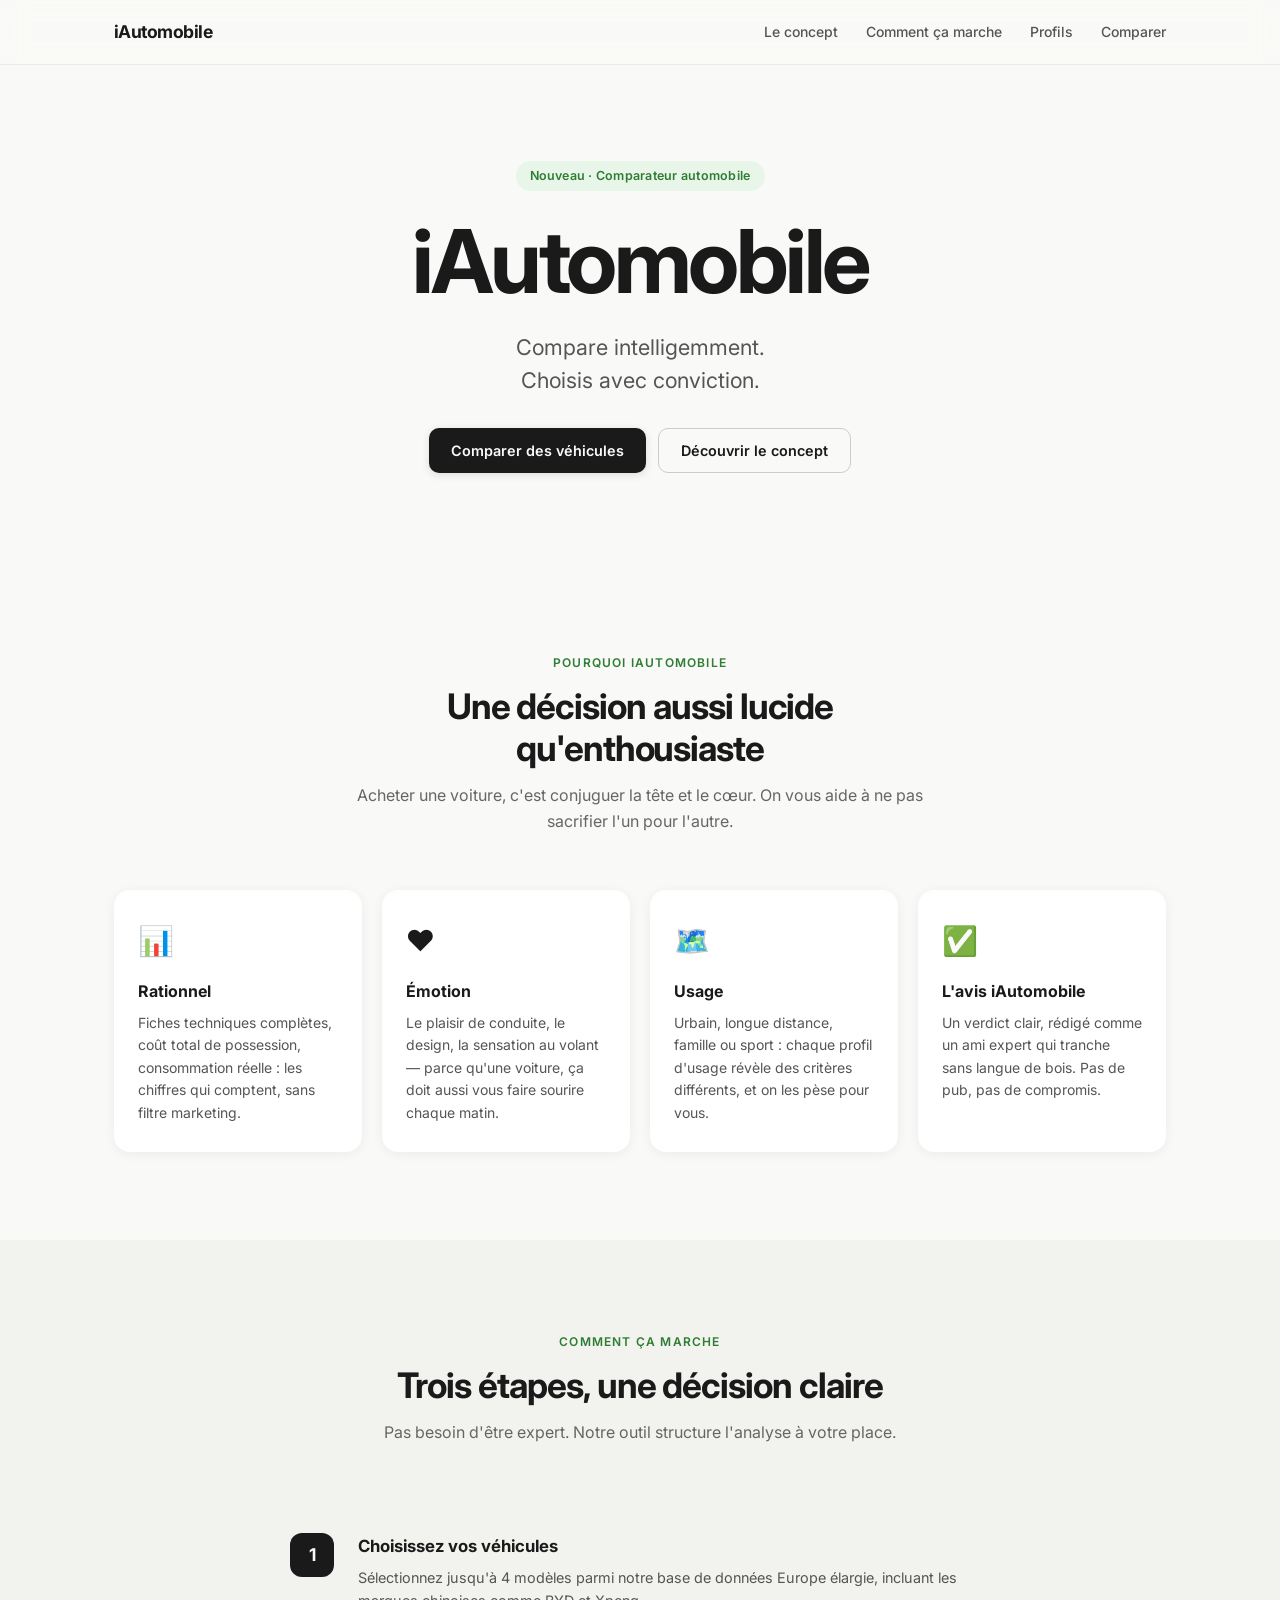
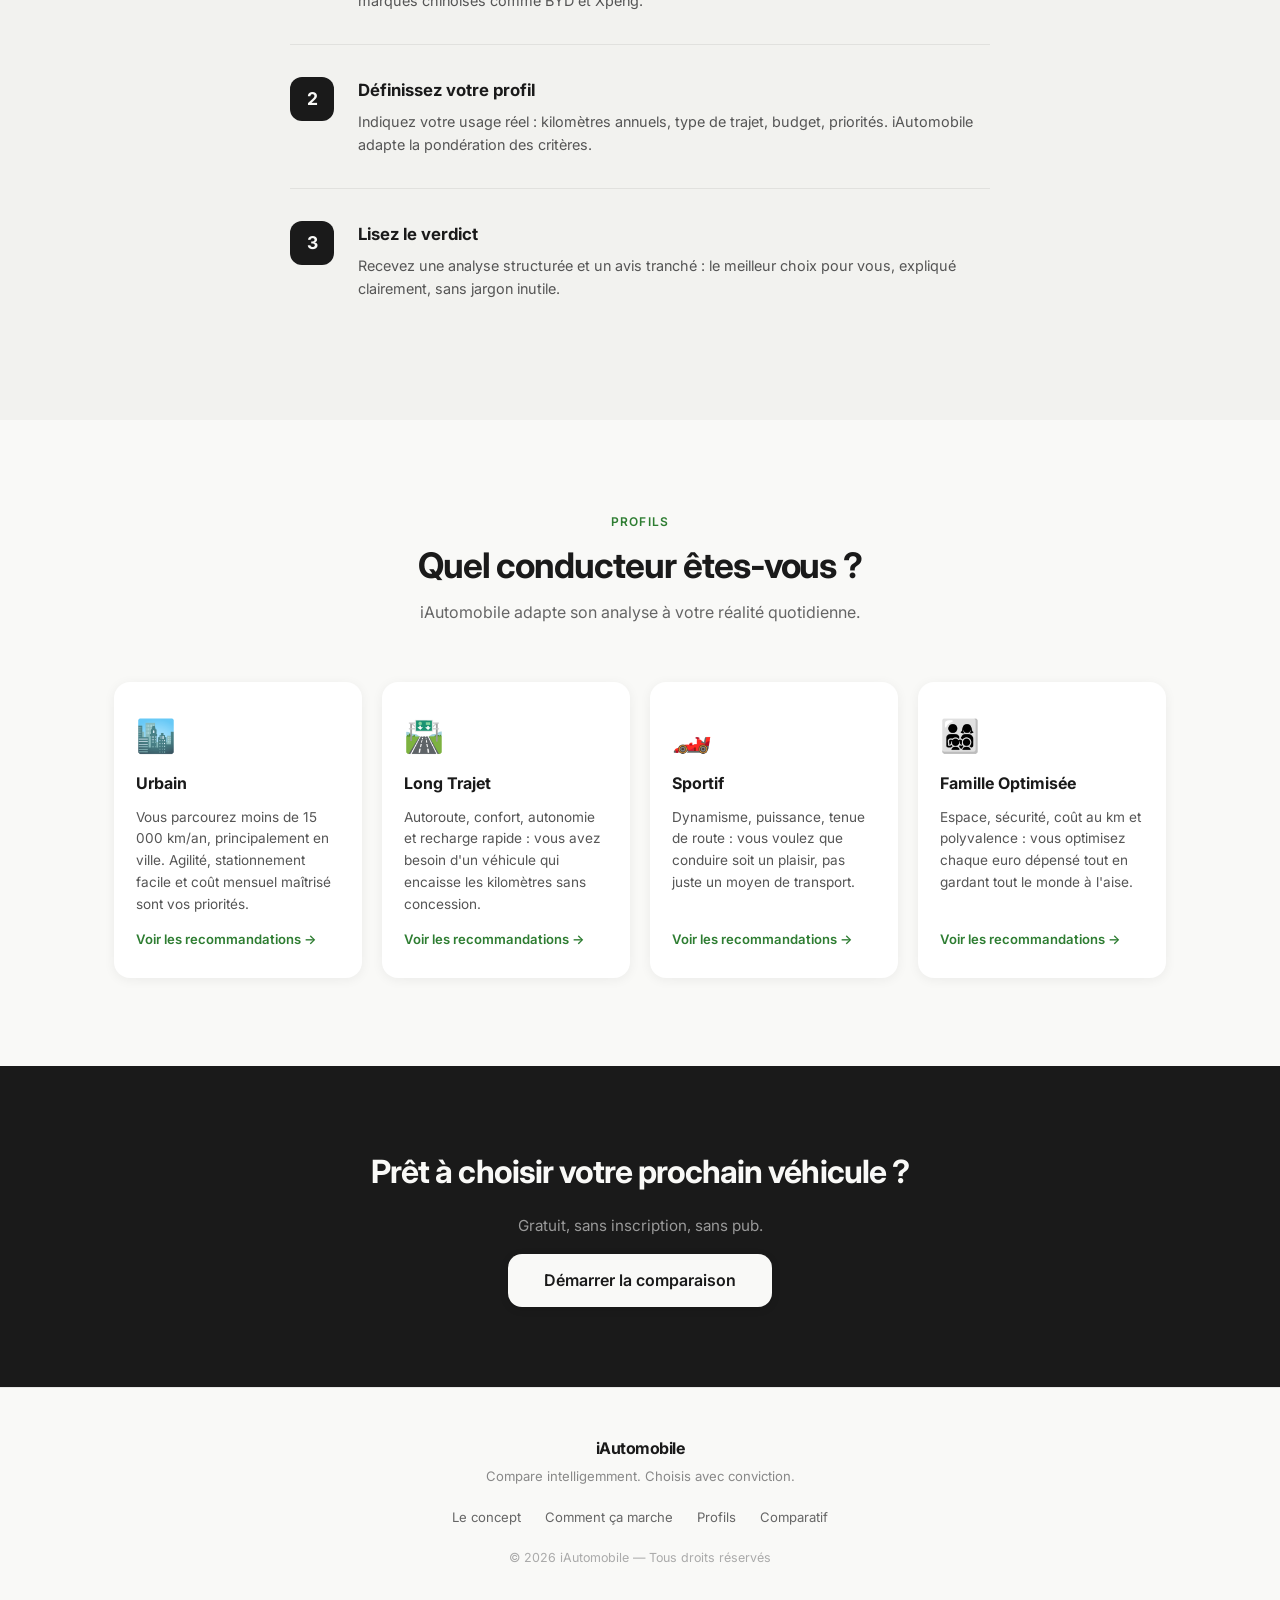
<file: index.html>
<!DOCTYPE html>
<html lang="fr">
<head>
  <meta charset="UTF-8" />
  <meta name="viewport" content="width=device-width, initial-scale=1.0" />
  <title>iAutomobile — Comparez intelligemment</title>
  <link rel="stylesheet" href="style.css" />
  <link rel="preconnect" href="https://fonts.googleapis.com" />
  <link rel="preconnect" href="https://fonts.gstatic.com" crossorigin />
  <link href="https://fonts.googleapis.com/css2?family=Inter:wght@300;400;500;600;700&display=swap" rel="stylesheet" />
</head>
<body>

  <!-- ─── NAV ─── -->
  <header class="nav">
    <div class="container nav__inner">
      <a href="#" class="nav__logo">iAutomobile</a>
      <nav class="nav__links">
        <a href="#concept">Le concept</a>
        <a href="#how">Comment ça marche</a>
        <a href="#profiles">Profils</a>
        <a href="comparatif.html">Comparer</a>
      </nav>
    </div>
  </header>

  <!-- ─── HERO ─── -->
  <section class="hero">
    <div class="container hero__inner">
      <div class="badge">Nouveau · Comparateur automobile</div>
      <h1 class="hero__title">iAutomobile</h1>
      <p class="hero__tagline">Compare intelligemment.<br />Choisis avec conviction.</p>
      <div class="hero__ctas">
        <a href="comparatif.html" class="btn btn--primary">Comparer des véhicules</a>
        <a href="#concept" class="btn btn--ghost">Découvrir le concept</a>
      </div>
    </div>
  </section>

  <!-- ─── SECTION 1 : POURQUOI iAUTOMOBILE ─── -->
  <section class="section" id="concept">
    <div class="container">
      <div class="section__header">
        <span class="section__label">Pourquoi iAutomobile</span>
        <h2 class="section__title">Une décision aussi lucide qu'enthousiaste</h2>
        <p class="section__sub">Acheter une voiture, c'est conjuguer la tête et le cœur. On vous aide à ne pas sacrifier l'un pour l'autre.</p>
      </div>
      <div class="cards cards--4">

        <div class="card">
          <div class="card__icon">📊</div>
          <h3 class="card__title">Rationnel</h3>
          <p class="card__text">Fiches techniques complètes, coût total de possession, consommation réelle : les chiffres qui comptent, sans filtre marketing.</p>
        </div>

        <div class="card">
          <div class="card__icon">❤️</div>
          <h3 class="card__title">Émotion</h3>
          <p class="card__text">Le plaisir de conduite, le design, la sensation au volant — parce qu'une voiture, ça doit aussi vous faire sourire chaque matin.</p>
        </div>

        <div class="card">
          <div class="card__icon">🗺️</div>
          <h3 class="card__title">Usage</h3>
          <p class="card__text">Urbain, longue distance, famille ou sport : chaque profil d'usage révèle des critères différents, et on les pèse pour vous.</p>
        </div>

        <div class="card card--green">
          <div class="card__icon">✅</div>
          <h3 class="card__title">L'avis iAutomobile</h3>
          <p class="card__text">Un verdict clair, rédigé comme un ami expert qui tranche sans langue de bois. Pas de pub, pas de compromis.</p>
        </div>

      </div>
    </div>
  </section>

  <!-- ─── SECTION 2 : COMMENT ÇA MARCHE ─── -->
  <section class="section section--alt" id="how">
    <div class="container">
      <div class="section__header">
        <span class="section__label">Comment ça marche</span>
        <h2 class="section__title">Trois étapes, une décision claire</h2>
        <p class="section__sub">Pas besoin d'être expert. Notre outil structure l'analyse à votre place.</p>
      </div>
      <div class="steps">

        <div class="step">
          <div class="step__number">1</div>
          <div class="step__body">
            <h3 class="step__title">Choisissez vos véhicules</h3>
            <p class="step__text">Sélectionnez jusqu'à 4 modèles parmi notre base de données Europe élargie, incluant les marques chinoises comme BYD et Xpeng.</p>
          </div>
        </div>

        <div class="step">
          <div class="step__number">2</div>
          <div class="step__body">
            <h3 class="step__title">Définissez votre profil</h3>
            <p class="step__text">Indiquez votre usage réel : kilomètres annuels, type de trajet, budget, priorités. iAutomobile adapte la pondération des critères.</p>
          </div>
        </div>

        <div class="step">
          <div class="step__number">3</div>
          <div class="step__body">
            <h3 class="step__title">Lisez le verdict</h3>
            <p class="step__text">Recevez une analyse structurée et un avis tranché : le meilleur choix pour vous, expliqué clairement, sans jargon inutile.</p>
          </div>
        </div>

      </div>
    </div>
  </section>

  <!-- ─── SECTION 3 : PROFILS ─── -->
  <section class="section" id="profiles">
    <div class="container">
      <div class="section__header">
        <span class="section__label">Profils</span>
        <h2 class="section__title">Quel conducteur êtes-vous ?</h2>
        <p class="section__sub">iAutomobile adapte son analyse à votre réalité quotidienne.</p>
      </div>
      <div class="profiles">

        <div class="profile-card">
          <div class="profile-card__emoji">🏙️</div>
          <h3 class="profile-card__title">Urbain</h3>
          <p class="profile-card__text">Vous parcourez moins de 15 000 km/an, principalement en ville. Agilité, stationnement facile et coût mensuel maîtrisé sont vos priorités.</p>
          <a href="comparatif.html" class="profile-card__link">Voir les recommandations →</a>
        </div>

        <div class="profile-card">
          <div class="profile-card__emoji">🛣️</div>
          <h3 class="profile-card__title">Long Trajet</h3>
          <p class="profile-card__text">Autoroute, confort, autonomie et recharge rapide : vous avez besoin d'un véhicule qui encaisse les kilomètres sans concession.</p>
          <a href="comparatif.html" class="profile-card__link">Voir les recommandations →</a>
        </div>

        <div class="profile-card">
          <div class="profile-card__emoji">🏎️</div>
          <h3 class="profile-card__title">Sportif</h3>
          <p class="profile-card__text">Dynamisme, puissance, tenue de route : vous voulez que conduire soit un plaisir, pas juste un moyen de transport.</p>
          <a href="comparatif.html" class="profile-card__link">Voir les recommandations →</a>
        </div>

        <div class="profile-card profile-card--highlight">
          <div class="profile-card__emoji">👨‍👩‍👧‍👦</div>
          <h3 class="profile-card__title">Famille Optimisée</h3>
          <p class="profile-card__text">Espace, sécurité, coût au km et polyvalence : vous optimisez chaque euro dépensé tout en gardant tout le monde à l'aise.</p>
          <a href="comparatif.html" class="profile-card__link">Voir les recommandations →</a>
        </div>

      </div>
    </div>
  </section>

  <!-- ─── CTA BAND ─── -->
  <section class="cta-band">
    <div class="container cta-band__inner">
      <h2 class="cta-band__title">Prêt à choisir votre prochain véhicule ?</h2>
      <p class="cta-band__sub">Gratuit, sans inscription, sans pub.</p>
      <a href="comparatif.html" class="btn btn--primary btn--large">Démarrer la comparaison</a>
    </div>
  </section>

  <!-- ─── FOOTER ─── -->
  <footer class="footer">
    <div class="container footer__inner">
      <div class="footer__brand">
        <span class="footer__logo">iAutomobile</span>
        <p class="footer__tagline">Compare intelligemment. Choisis avec conviction.</p>
      </div>
      <nav class="footer__nav">
        <a href="#concept">Le concept</a>
        <a href="#how">Comment ça marche</a>
        <a href="#profiles">Profils</a>
        <a href="comparatif.html">Comparatif</a>
      </nav>
      <p class="footer__copy">© 2026 iAutomobile — Tous droits réservés</p>
    </div>
  </footer>

</body>
</html>
</file>
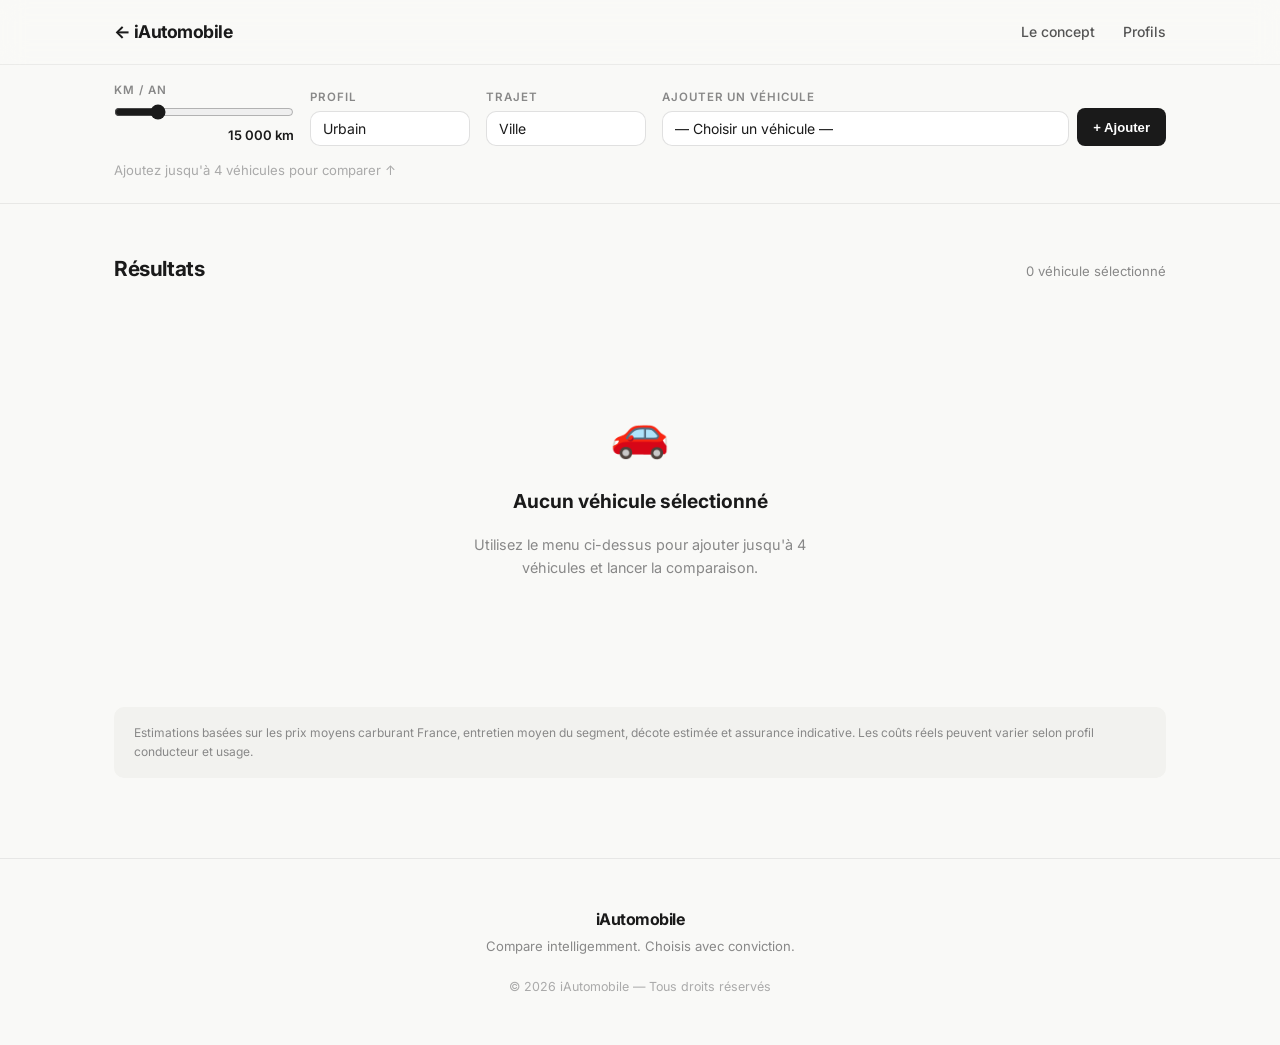
<file: comparatif.html>
<!DOCTYPE html>
<html lang="fr">
<head>
  <meta charset="UTF-8" />
  <meta name="viewport" content="width=device-width, initial-scale=1.0" />
  <title>Comparateur — iAutomobile</title>
  <link rel="stylesheet" href="style.css" />
  <link rel="preconnect" href="https://fonts.googleapis.com" />
  <link rel="preconnect" href="https://fonts.gstatic.com" crossorigin />
  <link href="https://fonts.googleapis.com/css2?family=Inter:wght@300;400;500;600;700&display=swap" rel="stylesheet" />
  <style>
    .filters-bar {
      position: sticky;
      top: 64px;
      z-index: 90;
      background: rgba(249,249,247,0.92);
      backdrop-filter: blur(12px);
      -webkit-backdrop-filter: blur(12px);
      border-bottom: 1px solid rgba(0,0,0,0.07);
      padding: 16px 0;
    }
    .filters-bar__inner {
      display: flex;
      flex-wrap: wrap;
      gap: 16px;
      align-items: flex-end;
    }
    .filter-group {
      display: flex;
      flex-direction: column;
      gap: 5px;
      min-width: 160px;
    }
    .filter-group label {
      font-size: 0.72rem;
      font-weight: 600;
      text-transform: uppercase;
      letter-spacing: 0.08em;
      color: #888;
    }
    .filter-group select {
      border: 1.5px solid rgba(0,0,0,0.12);
      border-radius: 10px;
      background: #fff;
      padding: 8px 12px;
      font-family: inherit;
      font-size: 0.875rem;
      color: #1A1A1A;
      outline: none;
      transition: border-color 0.2s;
      cursor: pointer;
      appearance: none;
      -webkit-appearance: none;
    }
    .filter-group select:focus { border-color: #2E7D32; }
    input[type="range"] {
      width: 100%;
      accent-color: #1A1A1A;
      cursor: pointer;
    }
    .slider-value {
      font-size: 0.82rem;
      font-weight: 600;
      color: #1A1A1A;
      text-align: right;
    }
    .filter-vehicle {
      display: flex;
      gap: 8px;
      align-items: flex-end;
      flex: 1;
      min-width: 260px;
    }
    .filter-vehicle select {
      flex: 1;
      border: 1.5px solid rgba(0,0,0,0.12);
      border-radius: 10px;
      background: #fff;
      padding: 8px 12px;
      font-family: inherit;
      font-size: 0.875rem;
      color: #1A1A1A;
      outline: none;
      appearance: none;
      -webkit-appearance: none;
    }
    .chips {
      display: flex;
      flex-wrap: wrap;
      gap: 8px;
      padding: 8px 0 0;
      width: 100%;
    }
    .chip {
      display: inline-flex;
      align-items: center;
      gap: 6px;
      background: #1A1A1A;
      color: #F9F9F7;
      border-radius: 999px;
      padding: 5px 12px;
      font-size: 0.78rem;
      font-weight: 600;
    }
    .chip__remove {
      cursor: pointer;
      opacity: 0.6;
      font-size: 0.9rem;
      line-height: 1;
      transition: opacity 0.2s;
    }
    .chip__remove:hover { opacity: 1; }
    .chips-empty {
      font-size: 0.82rem;
      color: #aaa;
      padding: 6px 0;
    }
    .comparator-main { padding: 48px 0 80px; }
    .results-header {
      display: flex;
      align-items: baseline;
      justify-content: space-between;
      margin-bottom: 28px;
      flex-wrap: wrap;
      gap: 8px;
    }
    .results-header h2 {
      font-size: 1.3rem;
      font-weight: 700;
      letter-spacing: -0.02em;
    }
    .results-count { font-size: 0.82rem; color: #888; }
    .vehicle-cards {
      display: grid;
      grid-template-columns: repeat(2, 1fr);
      gap: 20px;
      margin-bottom: 48px;
    }
    .vehicle-card {
      background: #fff;
      border-radius: 16px;
      box-shadow: 0 2px 12px rgba(0,0,0,0.06);
      overflow: hidden;
      transition: transform 0.2s ease, box-shadow 0.2s ease;
    }
    .vehicle-card:hover {
      transform: translateY(-3px);
      box-shadow: 0 8px 28px rgba(0,0,0,0.10);
    }
    .vc-header {
      padding: 20px 22px 16px;
      border-bottom: 1px solid rgba(0,0,0,0.06);
      display: flex;
      align-items: flex-start;
      justify-content: space-between;
      gap: 10px;
    }
    .vc-header__title { font-size: 1rem; font-weight: 700; color: #1A1A1A; letter-spacing: -0.01em; }
    .vc-header__motor { font-size: 0.78rem; color: #888; margin-top: 2px; font-weight: 500; }
    .vc-badge {
      flex-shrink: 0;
      font-size: 0.7rem;
      font-weight: 700;
      padding: 4px 10px;
      border-radius: 999px;
      white-space: nowrap;
    }
    .vc-badge--cheap { background: #F0F0EE; color: #1A1A1A; }
    .vc-badge--best  { background: #E3F2FD; color: #1565C0; }
    .vc-badge--fun   { background: #FFF3E0; color: #E65100; }
    .vc-body { padding: 18px 22px; }
    .vc-cost { margin-bottom: 18px; }
    .vc-cost__label { font-size: 0.7rem; font-weight: 700; text-transform: uppercase; letter-spacing: 0.08em; color: #aaa; margin-bottom: 6px; }
    .vc-cost__total { font-size: 1.5rem; font-weight: 700; color: #1A1A1A; letter-spacing: -0.03em; }
    .vc-cost__per100 { font-size: 0.82rem; color: #888; margin-top: 2px; }
    .vc-cost__breakdown { display: grid; grid-template-columns: repeat(3, 1fr); gap: 6px; margin-top: 10px; }
    .vc-cost__item { display: flex; flex-direction: column; gap: 2px; }
    .vc-cost__item-label { font-size: 0.68rem; color: #aaa; text-transform: uppercase; letter-spacing: 0.05em; }
    .vc-cost__item-val { font-size: 0.85rem; font-weight: 600; color: #1A1A1A; }
    .cost-bar-wrap { margin-top: 12px; height: 6px; background: #F0F0EE; border-radius: 999px; overflow: hidden; }
    .cost-bar { height: 100%; border-radius: 999px; background: #1A1A1A; transition: width 0.5s ease; }
    .vc-score { border-top: 1px solid rgba(0,0,0,0.06); padding-top: 14px; margin-bottom: 14px; }
    .vc-score__main { display: flex; align-items: center; justify-content: space-between; margin-bottom: 10px; }
    .vc-score__label { font-size: 0.7rem; font-weight: 700; text-transform: uppercase; letter-spacing: 0.08em; color: #aaa; }
    .vc-score__num { font-size: 1.4rem; font-weight: 700; color: #1A1A1A; }
    .vc-score__num span { font-size: 0.8rem; font-weight: 500; color: #aaa; }
    .vc-subscores { display: grid; grid-template-columns: repeat(3, 1fr); gap: 8px; }
    .vc-subscore { display: flex; flex-direction: column; gap: 4px; }
    .vc-subscore__label { font-size: 0.65rem; color: #aaa; text-transform: uppercase; letter-spacing: 0.05em; }
    .vc-subscore__bar-wrap { height: 4px; background: #F0F0EE; border-radius: 999px; }
    .vc-subscore__bar { height: 100%; border-radius: 999px; transition: width 0.5s ease; }
    .vc-subscore__bar--rational { background: #1565C0; }
    .vc-subscore__bar--usage    { background: #555; }
    .vc-subscore__bar--emotion  { background: #E65100; }
    .vc-subscore__val { font-size: 0.75rem; font-weight: 600; color: #555; }
    .vc-verdict { border-top: 1px solid rgba(0,0,0,0.06); padding-top: 14px; }
    .vc-verdict__label { font-size: 0.7rem; font-weight: 700; text-transform: uppercase; letter-spacing: 0.08em; color: #2E7D32; margin-bottom: 6px; }
    .vc-verdict__text { font-size: 0.85rem; color: #444; line-height: 1.6; }
    .comp-table-section { margin-top: 16px; }
    .comp-table-section h3 { font-size: 1.1rem; font-weight: 700; letter-spacing: -0.02em; margin-bottom: 16px; }
    .comp-table-wrap { overflow-x: auto; border-radius: 16px; box-shadow: 0 2px 12px rgba(0,0,0,0.06); }
    .comp-table { width: 100%; border-collapse: collapse; background: #fff; min-width: 560px; }
    .comp-table th, .comp-table td { padding: 12px 18px; text-align: left; border-bottom: 1px solid rgba(0,0,0,0.06); font-size: 0.875rem; white-space: nowrap; }
    .comp-table thead th { background: #1A1A1A; color: #F9F9F7; font-weight: 600; font-size: 0.8rem; }
    .comp-table thead th:first-child { border-radius: 16px 0 0 0; }
    .comp-table thead th:last-child  { border-radius: 0 16px 0 0; }
    .comp-table tbody tr:last-child td { border-bottom: none; }
    .comp-table tbody tr:hover td { background: #F9F9F7; }
    .comp-table td:first-child { font-weight: 600; color: #555; font-size: 0.8rem; text-transform: uppercase; letter-spacing: 0.04em; }
    .comp-table .best-val { color: #2E7D32; font-weight: 700; }
    .empty-state { text-align: center; padding: 80px 24px; display: flex; flex-direction: column; align-items: center; gap: 16px; }
    .empty-state__icon { font-size: 3rem; }
    .empty-state__title { font-size: 1.2rem; font-weight: 700; color: #1A1A1A; }
    .empty-state__text { font-size: 0.9rem; color: #888; max-width: 380px; }
    .legal-note { margin-top: 40px; padding: 16px 20px; background: #F2F2EF; border-radius: 10px; font-size: 0.75rem; color: #888; line-height: 1.6; }
    @media (max-width: 700px) {
      .vehicle-cards { grid-template-columns: 1fr; }
      .filters-bar__inner { gap: 12px; }
      .filter-group { min-width: 130px; }
    }
  </style>
</head>
<body>

  <header class="nav">
    <div class="container nav__inner">
      <a href="index.html" class="nav__logo">← iAutomobile</a>
      <nav class="nav__links">
        <a href="index.html#concept">Le concept</a>
        <a href="index.html#profiles">Profils</a>
      </nav>
    </div>
  </header>

  <div class="filters-bar">
    <div class="container">
      <div class="filters-bar__inner">

        <div class="filter-group" style="min-width:180px;">
          <label for="km-slider">Km / an</label>
          <input type="range" id="km-slider" min="5000" max="50000" step="1000" value="15000" />
          <div class="slider-value" id="km-display">15 000 km</div>
        </div>

        <div class="filter-group">
          <label for="filter-profile">Profil</label>
          <select id="filter-profile">
            <option value="urbain">Urbain</option>
            <option value="long">Long Trajet</option>
            <option value="sportif">Sportif</option>
            <option value="famille">Famille</option>
          </select>
        </div>

        <div class="filter-group">
          <label for="filter-trajet">Trajet</label>
          <select id="filter-trajet">
            <option value="ville">Ville</option>
            <option value="mixte">Mixte</option>
            <option value="autoroute">Autoroute</option>
          </select>
        </div>

        <div class="filter-vehicle">
          <div class="filter-group" style="flex:1; min-width:0;">
            <label for="vehicle-select">Ajouter un véhicule</label>
            <select id="vehicle-select"></select>
          </div>
          <button class="btn btn--small" id="btn-add" style="flex-shrink:0; height:38px; border:none;">+ Ajouter</button>
        </div>

      </div>
      <div class="chips" id="chips-container">
        <span class="chips-empty">Ajoutez jusqu'à 4 véhicules pour comparer ↑</span>
      </div>
    </div>
  </div>

  <main class="comparator-main">
    <div class="container">
      <div class="results-header">
        <h2>Résultats</h2>
        <span class="results-count" id="results-count">0 véhicule sélectionné</span>
      </div>
      <div class="vehicle-cards" id="vehicle-cards">
        <div class="empty-state" style="grid-column:1/-1;">
          <div class="empty-state__icon">🚗</div>
          <div class="empty-state__title">Aucun véhicule sélectionné</div>
          <p class="empty-state__text">Utilisez le menu ci-dessus pour ajouter jusqu'à 4 véhicules et lancer la comparaison.</p>
        </div>
      </div>
      <div class="comp-table-section" id="comp-table-section" style="display:none;">
        <h3>Tableau comparatif</h3>
        <div class="comp-table-wrap">
          <table class="comp-table">
            <thead id="comp-table-head"></thead>
            <tbody id="comp-table-body"></tbody>
          </table>
        </div>
      </div>
      <div class="legal-note">
        Estimations basées sur les prix moyens carburant France, entretien moyen du segment, décote estimée et assurance indicative. Les coûts réels peuvent varier selon profil conducteur et usage.
      </div>
    </div>
  </main>

  <footer class="footer">
    <div class="container footer__inner">
      <div class="footer__brand">
        <span class="footer__logo">iAutomobile</span>
        <p class="footer__tagline">Compare intelligemment. Choisis avec conviction.</p>
      </div>
      <p class="footer__copy">© 2026 iAutomobile — Tous droits réservés</p>
    </div>
  </footer>

<script>
const VEHICLES = [
  { id:"dacia-sandero", brand:"Dacia", model:"Sandero", motorisation:"Essence 1.0 TCe 90", power:90, fuelType:"essence", realConso:6.2, trunkLiters:328, basePrice:15990, depreciationRate:0.20, maintenanceCostPerKm:0.045, insuranceBase:800, scores:{rational:82,usage:70,emotion:42} },
  { id:"renault-clio", brand:"Renault", model:"Clio", motorisation:"Essence 1.0 TCe 100", power:100, fuelType:"essence", realConso:6.5, trunkLiters:391, basePrice:20490, depreciationRate:0.18, maintenanceCostPerKm:0.05, insuranceBase:950, scores:{rational:72,usage:76,emotion:58} },
  { id:"peugeot-308", brand:"Peugeot", model:"308", motorisation:"Hybride 180 e-EAT8", power:180, fuelType:"hybride", realConso:5.1, trunkLiters:412, basePrice:34900, depreciationRate:0.17, maintenanceCostPerKm:0.055, insuranceBase:1150, scores:{rational:70,usage:80,emotion:68} },
  { id:"toyota-yaris", brand:"Toyota", model:"Yaris", motorisation:"Hybride 116h", power:116, fuelType:"hybride", realConso:4.4, trunkLiters:286, basePrice:24990, depreciationRate:0.13, maintenanceCostPerKm:0.042, insuranceBase:900, scores:{rational:84,usage:78,emotion:52} },
  { id:"vw-golf", brand:"Volkswagen", model:"Golf", motorisation:"TDI 115 DSG", power:115, fuelType:"diesel", realConso:5.8, trunkLiters:381, basePrice:31990, depreciationRate:0.16, maintenanceCostPerKm:0.058, insuranceBase:1100, scores:{rational:74,usage:84,emotion:60} },
  { id:"tesla-model3", brand:"Tesla", model:"Model 3", motorisation:"Grande Autonomie AWD", power:358, fuelType:"electrique", realConso:15.5, trunkLiters:594, basePrice:45990, depreciationRate:0.19, maintenanceCostPerKm:0.028, insuranceBase:1400, scores:{rational:76,usage:85,emotion:82} },
  { id:"bmw-serie3", brand:"BMW", model:"Série 3", motorisation:"320i xDrive", power:184, fuelType:"essence", realConso:7.8, trunkLiters:480, basePrice:50400, depreciationRate:0.20, maintenanceCostPerKm:0.075, insuranceBase:1650, scores:{rational:60,usage:78,emotion:86} },
  { id:"audi-a3", brand:"Audi", model:"A3 Sportback", motorisation:"35 TFSI 150", power:150, fuelType:"essence", realConso:7.2, trunkLiters:380, basePrice:38200, depreciationRate:0.18, maintenanceCostPerKm:0.068, insuranceBase:1350, scores:{rational:62,usage:75,emotion:78} }
];

const FUEL_PRICE = { essence:1.82, diesel:1.72, hybride:1.82, electrique:0.196 };
const PROFILE_WEIGHTS = {
  urbain:  {rational:0.45, usage:0.35, emotion:0.20},
  long:    {rational:0.50, usage:0.35, emotion:0.15},
  sportif: {rational:0.25, usage:0.25, emotion:0.50},
  famille: {rational:0.45, usage:0.40, emotion:0.15}
};

let selectedIds = [];

function calculateAnnualCost(v, km) {
  const p = FUEL_PRICE[v.fuelType] || 1.82;
  const energy      = (v.realConso / 100) * km * p;
  const maintenance = v.maintenanceCostPerKm * km;
  const insurance   = v.insuranceBase;
  const total       = Math.round(energy + maintenance + insurance);
  return { total, energy:Math.round(energy), maintenance:Math.round(maintenance), insurance:Math.round(insurance), per100:parseFloat(((total/km)*100).toFixed(1)) };
}

function calculateResaleValue(v, years) {
  const decay = [v.depreciationRate, v.depreciationRate*0.85, v.depreciationRate*0.75, v.depreciationRate*0.65, v.depreciationRate*0.60];
  let val = v.basePrice;
  for (let i = 0; i < years; i++) val = val * (1 - (decay[i] || 0.12));
  return Math.round(val);
}

function calculateScore(v, profile) {
  const w = PROFILE_WEIGHTS[profile] || PROFILE_WEIGHTS.urbain;
  const global = Math.round(v.scores.rational*w.rational + v.scores.usage*w.usage + v.scores.emotion*w.emotion);
  return { global, rational:v.scores.rational, usage:v.scores.usage, emotion:v.scores.emotion };
}

function getVerdictText(v, profile, cost, score, km) {
  const pl = {urbain:"usage urbain", long:"longs trajets", sportif:"conduite sportive", famille:"usage famille"}[profile] || "votre usage";
  const kl = km >= 20000 ? "grand rouleur" : km <= 8000 ? "petit rouleur" : "rouleur modéré";
  let t = score.global >= 78
    ? "Excellent choix pour un " + pl + " : le " + v.brand + " " + v.model + " affiche un score de " + score.global + "/100. "
    : score.global >= 65
    ? "Bon équilibre pour un " + pl + " avec un score de " + score.global + "/100. "
    : "Choix acceptable, mais avec des compromis à noter (score " + score.global + "/100). ";
  t += cost.per100 <= 14
    ? "À " + cost.per100 + "€/100 km, c'est l'un des plus économiques pour un " + kl + ". "
    : cost.per100 <= 20
    ? "À " + cost.per100 + "€/100 km, le budget reste raisonnable pour un " + kl + ". "
    : "À " + cost.per100 + "€/100 km, le coût est élevé — à peser selon votre budget. ";
  t += score.emotion >= 80 ? "Le plaisir de conduite est clairement au rendez-vous."
    : score.emotion >= 60 ? "L'agrément de conduite est satisfaisant sans être exceptionnel."
    : "Ce véhicule mise sur la raison, pas les émotions.";
  return t;
}

function getKm()      { return parseInt(document.getElementById("km-slider").value, 10); }
function getProfile() { return document.getElementById("filter-profile").value; }

function renderAll() { renderChips(); renderCards(); renderTable(); updateCount(); }

function renderChips() {
  const c = document.getElementById("chips-container");
  c.innerHTML = "";
  if (selectedIds.length === 0) {
    c.innerHTML = '<span class="chips-empty">Ajoutez jusqu\'à 4 véhicules pour comparer ↑</span>';
    return;
  }
  selectedIds.forEach(function(id) {
    const v = VEHICLES.find(function(x){ return x.id === id; });
    const chip = document.createElement("span");
    chip.className = "chip";
    chip.innerHTML = v.brand + " " + v.model + ' <span class="chip__remove" data-id="' + id + '">✕</span>';
    chip.querySelector(".chip__remove").addEventListener("click", function(e) {
      selectedIds = selectedIds.filter(function(x){ return x !== e.target.getAttribute("data-id"); });
      renderAll();
    });
    c.appendChild(chip);
  });
}

function renderCards() {
  const container = document.getElementById("vehicle-cards");
  container.innerHTML = "";
  if (selectedIds.length === 0) {
    container.innerHTML = '<div class="empty-state" style="grid-column:1/-1;"><div class="empty-state__icon">🚗</div><div class="empty-state__title">Aucun véhicule sélectionné</div><p class="empty-state__text">Utilisez le menu ci-dessus pour ajouter jusqu\'à 4 véhicules.</p></div>';
    return;
  }
  const km = getKm(), profile = getProfile();
  const data = selectedIds.map(function(id) {
    const v = VEHICLES.find(function(x){ return x.id === id; });
    return { v:v, cost:calculateAnnualCost(v,km), score:calculateScore(v,profile), r3:calculateResaleValue(v,3), r5:calculateResaleValue(v,5) };
  });
  const minCost  = Math.min.apply(null, data.map(function(d){ return d.cost.total; }));
  const maxScore = Math.max.apply(null, data.map(function(d){ return d.score.global; }));
  const maxEmo   = Math.max.apply(null, data.map(function(d){ return d.score.emotion; }));
  const maxTotal = Math.max.apply(null, data.map(function(d){ return d.cost.total; }));

  data.forEach(function(d) {
    let badge = "";
    if (d.cost.total === minCost)    badge = '<span class="vc-badge vc-badge--cheap">Le moins cher</span>';
    else if (d.score.global === maxScore) badge = '<span class="vc-badge vc-badge--best">Meilleur score</span>';
    else if (d.score.emotion === maxEmo)  badge = '<span class="vc-badge vc-badge--fun">Plus fun</span>';

    const barPct  = Math.round((d.cost.total / maxTotal) * 100);
    const verdict = getVerdictText(d.v, profile, d.cost, d.score, km);

    const card = document.createElement("div");
    card.className = "vehicle-card";
    card.innerHTML =
      '<div class="vc-header"><div><div class="vc-header__title">' + d.v.brand + ' ' + d.v.model + '</div><div class="vc-header__motor">' + d.v.motorisation + '</div></div>' + badge + '</div>' +
      '<div class="vc-body">' +
        '<div class="vc-cost"><div class="vc-cost__label">Coût annuel estimé</div>' +
        '<div class="vc-cost__total">' + d.cost.total.toLocaleString("fr-FR") + ' €<span style="font-size:0.9rem;font-weight:400;color:#888;"> / an</span></div>' +
        '<div class="vc-cost__per100">' + d.cost.per100 + ' €/100 km</div>' +
        '<div class="vc-cost__breakdown">' +
          '<div class="vc-cost__item"><span class="vc-cost__item-label">Énergie</span><span class="vc-cost__item-val">' + d.cost.energy.toLocaleString("fr-FR") + ' €</span></div>' +
          '<div class="vc-cost__item"><span class="vc-cost__item-label">Entretien</span><span class="vc-cost__item-val">' + d.cost.maintenance.toLocaleString("fr-FR") + ' €</span></div>' +
          '<div class="vc-cost__item"><span class="vc-cost__item-label">Assurance</span><span class="vc-cost__item-val">' + d.cost.insurance.toLocaleString("fr-FR") + ' €</span></div>' +
        '</div>' +
        '<div class="cost-bar-wrap"><div class="cost-bar" style="width:' + barPct + '%"></div></div></div>' +
        '<div class="vc-score"><div class="vc-score__main"><span class="vc-score__label">Score global</span><span class="vc-score__num">' + d.score.global + '<span>/100</span></span></div>' +
        '<div class="vc-subscores">' +
          '<div class="vc-subscore"><span class="vc-subscore__label">Rationnel</span><div class="vc-subscore__bar-wrap"><div class="vc-subscore__bar vc-subscore__bar--rational" style="width:' + d.score.rational + '%"></div></div><span class="vc-subscore__val">' + d.score.rational + '</span></div>' +
          '<div class="vc-subscore"><span class="vc-subscore__label">Usage</span><div class="vc-subscore__bar-wrap"><div class="vc-subscore__bar vc-subscore__bar--usage" style="width:' + d.score.usage + '%"></div></div><span class="vc-subscore__val">' + d.score.usage + '</span></div>' +
          '<div class="vc-subscore"><span class="vc-subscore__label">Émotion</span><div class="vc-subscore__bar-wrap"><div class="vc-subscore__bar vc-subscore__bar--emotion" style="width:' + d.score.emotion + '%"></div></div><span class="vc-subscore__val">' + d.score.emotion + '</span></div>' +
        '</div></div>' +
        '<div class="vc-verdict"><div class="vc-verdict__label">L\'avis iAutomobile</div><p class="vc-verdict__text">' + verdict + '</p></div>' +
      '</div>';
    container.appendChild(card);
  });
}

function renderTable() {
  const section = document.getElementById("comp-table-section");
  if (selectedIds.length === 0) { section.style.display = "none"; return; }
  section.style.display = "block";
  const km = getKm(), profile = getProfile();
  const data = selectedIds.map(function(id) {
    const v = VEHICLES.find(function(x){ return x.id === id; });
    return { v:v, cost:calculateAnnualCost(v,km), score:calculateScore(v,profile), r3:calculateResaleValue(v,3), r5:calculateResaleValue(v,5) };
  });
  const rows = [
    ["Score global",   function(d){ return d.score.global + " / 100"; }],
    ["Coût annuel",    function(d){ return d.cost.total.toLocaleString("fr-FR") + " €"; }],
    ["Coût / 100 km",  function(d){ return d.cost.per100 + " €"; }],
    ["Énergie",        function(d){ return d.cost.energy.toLocaleString("fr-FR") + " €"; }],
    ["Entretien",      function(d){ return d.cost.maintenance.toLocaleString("fr-FR") + " €"; }],
    ["Assurance",      function(d){ return d.cost.insurance.toLocaleString("fr-FR") + " €"; }],
    ["Revente 3 ans",  function(d){ return d.r3.toLocaleString("fr-FR") + " €"; }],
    ["Revente 5 ans",  function(d){ return d.r5.toLocaleString("fr-FR") + " €"; }],
    ["Puissance",      function(d){ return d.v.power + " ch"; }],
    ["Conso réelle",   function(d){ return d.v.realConso + (d.v.fuelType === "electrique" ? " kWh/100" : " L/100"); }],
    ["Coffre",         function(d){ return d.v.trunkLiters + " L"; }]
  ];
  const lowerBetter = new Set([1,2,3,4,5]);
  let head = "<tr><th>Critère</th>";
  data.forEach(function(d){ head += "<th>" + d.v.brand + " " + d.v.model + "</th>"; });
  head += "</tr>";
  document.getElementById("comp-table-head").innerHTML = head;

  let body = "";
  rows.forEach(function(row, idx) {
    const label = row[0], fn = row[1];
    const raws = data.map(function(d){ return parseFloat(fn(d)); });
    const best = lowerBetter.has(idx) ? Math.min.apply(null,raws) : Math.max.apply(null,raws);
    let tr = "<tr><td>" + label + "</td>";
    data.forEach(function(d, i) {
      const val = fn(d);
      const isBest = !isNaN(raws[i]) && raws[i] === best;
      tr += '<td class="' + (isBest ? "best-val" : "") + '">' + val + "</td>";
    });
    body += tr + "</tr>";
  });
  document.getElementById("comp-table-body").innerHTML = body;
}

function updateCount() {
  const n = selectedIds.length;
  document.getElementById("results-count").textContent =
    n === 0 ? "0 véhicule sélectionné" : n === 1 ? "1 véhicule sélectionné" : n + " véhicules comparés";
}

document.addEventListener("DOMContentLoaded", function() {
  const sel = document.getElementById("vehicle-select");
  sel.innerHTML = '<option value="">— Choisir un véhicule —</option>';
  VEHICLES.forEach(function(v) {
    const opt = document.createElement("option");
    opt.value = v.id;
    opt.textContent = v.brand + " " + v.model + " — " + v.motorisation;
    sel.appendChild(opt);
  });

  document.getElementById("km-slider").addEventListener("input", function(e) {
    document.getElementById("km-display").textContent = parseInt(e.target.value,10).toLocaleString("fr-FR") + " km";
    renderAll();
  });
  document.getElementById("filter-profile").addEventListener("change", renderAll);
  document.getElementById("filter-trajet").addEventListener("change", renderAll);
  document.getElementById("btn-add").addEventListener("click", function() {
    const id = document.getElementById("vehicle-select").value;
    if (!id) return;
    if (selectedIds.indexOf(id) !== -1) return;
    if (selectedIds.length >= 4) { alert("Maximum 4 véhicules."); return; }
    selectedIds.push(id);
    document.getElementById("vehicle-select").value = "";
    renderAll();
  });
});
</script>
</body>
</html>
</file>
<file: style.css>
/* ─── RESET & BASE ─────────────────────────────────── */
*, *::before, *::after {
  box-sizing: border-box;
  margin: 0;
  padding: 0;
}

html {
  scroll-behavior: smooth;
  font-size: 16px;
}

body {
  font-family: 'Inter', -apple-system, BlinkMacSystemFont, sans-serif;
  background-color: #F9F9F7;
  color: #1A1A1A;
  line-height: 1.6;
  -webkit-font-smoothing: antialiased;
}

a {
  text-decoration: none;
  color: inherit;
}

img {
  max-width: 100%;
  display: block;
}

/* ─── LAYOUT ─────────────────────────────────────────── */
.container {
  max-width: 1100px;
  margin: 0 auto;
  padding: 0 24px;
}

/* ─── NAVIGATION ─────────────────────────────────────── */
.nav {
  position: sticky;
  top: 0;
  z-index: 100;
  background: rgba(249, 249, 247, 0.85);
  backdrop-filter: blur(12px);
  -webkit-backdrop-filter: blur(12px);
  border-bottom: 1px solid rgba(0, 0, 0, 0.06);
}

.nav__inner {
  display: flex;
  align-items: center;
  justify-content: space-between;
  height: 64px;
}

.nav__logo {
  font-size: 1.1rem;
  font-weight: 700;
  letter-spacing: -0.03em;
  color: #1A1A1A;
}

.nav__links {
  display: flex;
  align-items: center;
  gap: 28px;
}

.nav__links a {
  font-size: 0.875rem;
  font-weight: 500;
  color: #555;
  transition: color 0.2s;
}

.nav__links a:hover {
  color: #1A1A1A;
}

/* ─── BUTTONS ────────────────────────────────────────── */
.btn {
  display: inline-flex;
  align-items: center;
  justify-content: center;
  padding: 10px 22px;
  border-radius: 10px;
  font-size: 0.9rem;
  font-weight: 600;
  cursor: pointer;
  transition: transform 0.18s ease, box-shadow 0.18s ease, background 0.18s ease;
}

.btn--primary {
  background: #1A1A1A;
  color: #F9F9F7;
  box-shadow: 0 2px 8px rgba(0,0,0,0.12);
}

.btn--primary:hover {
  transform: translateY(-2px);
  box-shadow: 0 6px 20px rgba(0,0,0,0.18);
}

.btn--ghost {
  background: transparent;
  color: #1A1A1A;
  border: 1.5px solid rgba(0,0,0,0.18);
}

.btn--ghost:hover {
  transform: translateY(-2px);
  background: rgba(0,0,0,0.04);
  box-shadow: 0 4px 12px rgba(0,0,0,0.08);
}

.btn--small {
  padding: 7px 16px;
  font-size: 0.82rem;
  background: #1A1A1A;
  color: #ffffff;
  border-radius: 8px;
}

.btn--small:hover {
  transform: translateY(-2px);
  box-shadow: 0 4px 12px rgba(0,0,0,0.2);
}

.btn--large {
  padding: 14px 36px;
  font-size: 1rem;
  border-radius: 14px;
}

/* ─── HERO ───────────────────────────────────────────── */
.hero {
  padding: 96px 0 88px;
  text-align: center;
}

.hero__inner {
  display: flex;
  flex-direction: column;
  align-items: center;
  gap: 24px;
}

.badge {
  display: inline-block;
  background: #E8F5E9;
  color: #2E7D32;
  font-size: 0.78rem;
  font-weight: 600;
  padding: 5px 14px;
  border-radius: 999px;
  letter-spacing: 0.02em;
}

.hero__title {
  font-size: clamp(3rem, 8vw, 5.5rem);
  font-weight: 700;
  letter-spacing: -0.04em;
  line-height: 1.05;
  color: #1A1A1A;
}

.hero__tagline {
  font-size: clamp(1.1rem, 2.5vw, 1.35rem);
  font-weight: 400;
  color: #555;
  max-width: 520px;
  line-height: 1.5;
}

.hero__ctas {
  display: flex;
  flex-wrap: wrap;
  gap: 12px;
  justify-content: center;
  margin-top: 8px;
}

/* ─── SECTIONS ───────────────────────────────────────── */
.section {
  padding: 88px 0;
}

.section--alt {
  background: #F2F2EF;
}

.section__header {
  text-align: center;
  max-width: 600px;
  margin: 0 auto 56px;
}

.section__label {
  font-size: 0.75rem;
  font-weight: 600;
  text-transform: uppercase;
  letter-spacing: 0.1em;
  color: #2E7D32;
}

.section__title {
  font-size: clamp(1.6rem, 3.5vw, 2.2rem);
  font-weight: 700;
  letter-spacing: -0.03em;
  color: #1A1A1A;
  margin-top: 10px;
  margin-bottom: 14px;
  line-height: 1.2;
}

.section__sub {
  font-size: 1rem;
  color: #666;
  line-height: 1.6;
}

/* ─── CARDS (4-col) ──────────────────────────────────── */
.cards--4 {
  display: grid;
  grid-template-columns: repeat(4, 1fr);
  gap: 20px;
}

.card {
  background: #fff;
  border-radius: 16px;
  padding: 28px 24px;
  box-shadow: 0 2px 12px rgba(0,0,0,0.06);
  transition: transform 0.2s ease, box-shadow 0.2s ease;
}

.card:hover {
  transform: translateY(-4px);
  box-shadow: 0 8px 28px rgba(0,0,0,0.10);
}

.card--green {
  background: #fff;
}

.card__icon {
  font-size: 1.8rem;
  margin-bottom: 14px;
}

.card__title {
  font-size: 1rem;
  font-weight: 700;
  color: #1A1A1A;
  margin-bottom: 8px;
}

.card__text {
  font-size: 0.875rem;
  color: #555;
  line-height: 1.6;
}

/* ─── STEPS ──────────────────────────────────────────── */
.steps {
  display: flex;
  flex-direction: column;
  gap: 0;
  max-width: 700px;
  margin: 0 auto;
}

.step {
  display: flex;
  align-items: flex-start;
  gap: 24px;
  padding: 32px 0;
  border-bottom: 1px solid rgba(0,0,0,0.07);
  transition: transform 0.2s ease;
}

.step:last-child {
  border-bottom: none;
}

.step:hover {
  transform: translateX(4px);
}

.step__number {
  flex-shrink: 0;
  width: 44px;
  height: 44px;
  background: #1A1A1A;
  color: #F9F9F7;
  border-radius: 12px;
  display: flex;
  align-items: center;
  justify-content: center;
  font-size: 1.1rem;
  font-weight: 700;
}

.step__title {
  font-size: 1.05rem;
  font-weight: 700;
  color: #1A1A1A;
  margin-bottom: 6px;
}

.step__text {
  font-size: 0.9rem;
  color: #555;
  line-height: 1.6;
}

/* ─── PROFILES ───────────────────────────────────────── */
.profiles {
  display: grid;
  grid-template-columns: repeat(4, 1fr);
  gap: 20px;
}

.profile-card {
  background: #fff;
  border-radius: 16px;
  padding: 28px 22px;
  box-shadow: 0 2px 12px rgba(0,0,0,0.06);
  display: flex;
  flex-direction: column;
  gap: 10px;
  transition: transform 0.2s ease, box-shadow 0.2s ease;
}

.profile-card:hover {
  transform: translateY(-4px);
  box-shadow: 0 10px 30px rgba(0,0,0,0.10);
}

.profile-card--highlight {
  background: #fff;
}

.profile-card__emoji {
  font-size: 2rem;
}

.profile-card__title {
  font-size: 1rem;
  font-weight: 700;
  color: #1A1A1A;
}

.profile-card__text {
  font-size: 0.85rem;
  color: #555;
  line-height: 1.6;
  flex: 1;
}

.profile-card__link {
  font-size: 0.82rem;
  font-weight: 600;
  color: #2E7D32;
  margin-top: 4px;
  transition: gap 0.2s;
}

.profile-card__link:hover {
  text-decoration: underline;
}

/* ─── CTA BAND ───────────────────────────────────────── */
.cta-band {
  background: #1A1A1A;
  padding: 80px 0;
}

.cta-band__inner {
  text-align: center;
  display: flex;
  flex-direction: column;
  align-items: center;
  gap: 16px;
}

.cta-band__title {
  font-size: clamp(1.5rem, 3vw, 2rem);
  font-weight: 700;
  color: #F9F9F7;
  letter-spacing: -0.03em;
}

.cta-band__sub {
  font-size: 0.95rem;
  color: #999;
}

.cta-band .btn--primary {
  background: #F9F9F7;
  color: #1A1A1A;
}

.cta-band .btn--primary:hover {
  background: #fff;
  box-shadow: 0 8px 24px rgba(255,255,255,0.15);
}

/* ─── FOOTER ─────────────────────────────────────────── */
.footer {
  padding: 48px 0;
  border-top: 1px solid rgba(0,0,0,0.07);
}

.footer__inner {
  display: flex;
  flex-direction: column;
  align-items: center;
  gap: 20px;
  text-align: center;
}

.footer__logo {
  font-size: 1rem;
  font-weight: 700;
  letter-spacing: -0.03em;
}

.footer__tagline {
  font-size: 0.82rem;
  color: #888;
  margin-top: 4px;
}

.footer__nav {
  display: flex;
  gap: 24px;
  flex-wrap: wrap;
  justify-content: center;
}

.footer__nav a {
  font-size: 0.82rem;
  color: #666;
  transition: color 0.2s;
}

.footer__nav a:hover {
  color: #1A1A1A;
}

.footer__copy {
  font-size: 0.78rem;
  color: #aaa;
}

/* ─── RESPONSIVE ─────────────────────────────────────── */
@media (max-width: 900px) {
  .cards--4,
  .profiles {
    grid-template-columns: repeat(2, 1fr);
  }
}

@media (max-width: 600px) {
  .nav__links a:not(.btn) {
    display: none;
  }

  .hero {
    padding: 64px 0 56px;
  }

  .cards--4,
  .profiles {
    grid-template-columns: 1fr;
  }

  .hero__ctas {
    flex-direction: column;
    align-items: stretch;
  }

  .hero__ctas .btn {
    text-align: center;
  }

  .step {
    gap: 16px;
  }

  .footer__nav {
    gap: 16px;
  }
}
</file>
